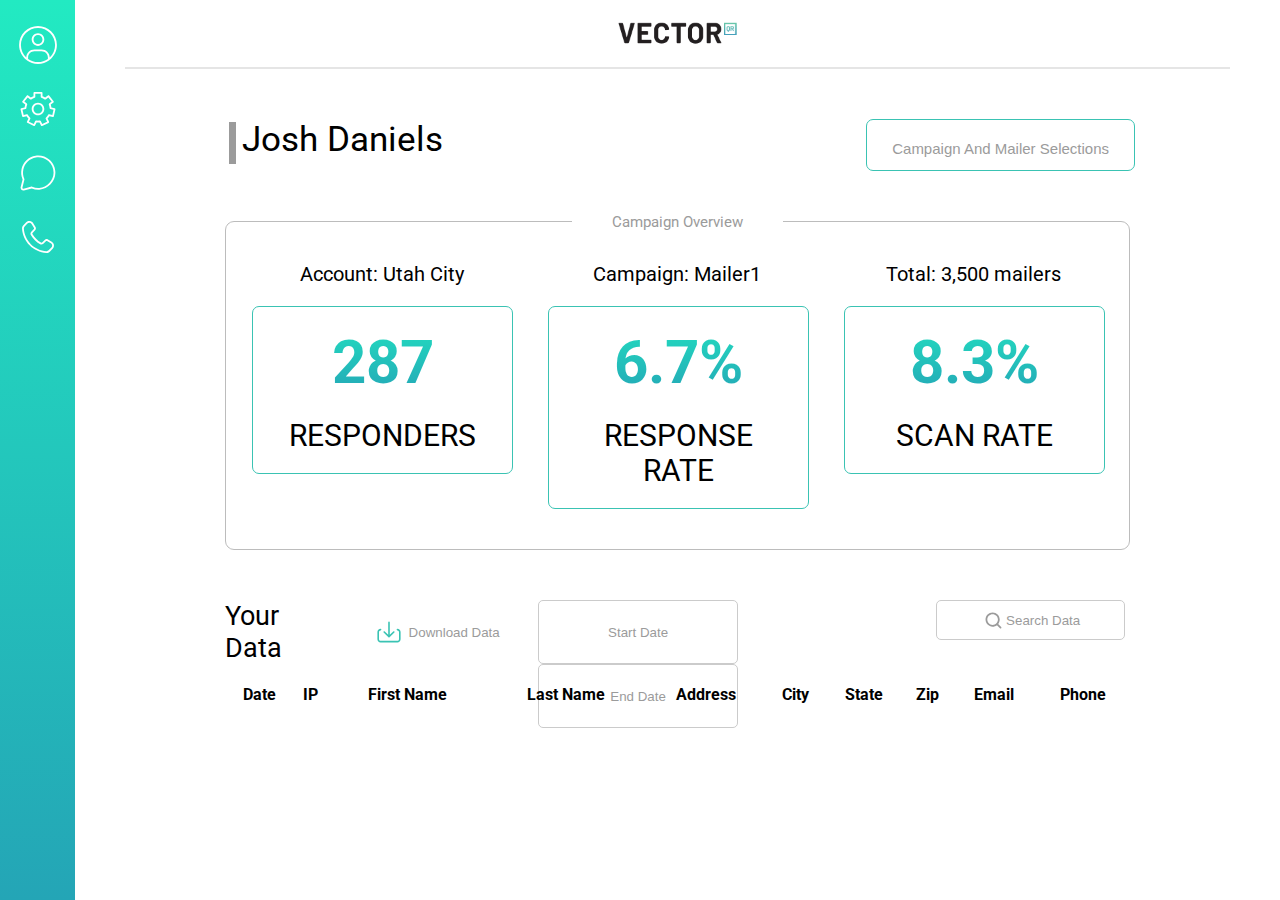
<file: index.html>
<!DOCTYPE html>
<html>
    <head>
        <title>Vector QR</title>
        <link
            href="https://fonts.googleapis.com/css?family=Roboto:400,700&display=swap"
            rel="stylesheet">

        
        
        
        <!-- New Code -->
        
        <!-- also added a browser icon -->
        <link rel="icon" type="image/x-icon" href="src/public/favicon.svg">
        



        <link rel="stylesheet" href="src/styles/style.css">

    </head>
    <body>
        <div class="sidebar">
            <a href="index.html"><img src="src/public/Icons/UserprofileIcon.svg"
                    alt="Image Description" class="sidebar-icon"
                    id="user-profile-icon"></a>
            <a href="pages/user-settings.html"><img src="src/public/Icons/Settings.svg"
                    alt="Image Description" class="sidebar-icon"></a>
            <a href="#"><img src="src/public/Icons/Chat.svg"
                    alt="Image Description" class="sidebar-icon"></a>
            <a href="#"><img src="src/public/Icons/Phone.svg"
                    alt="Image Description" class="sidebar-icon"></a>
        </div>
        <div class="header">
            <img src="src/public/Logo/1x.png"
                alt="Image Description" id="logo-top">

        </div>
        <hr>
        <div class="main-content">
            <div id="user-options">
                <div id="user-name">
                    <div class="vl" id="vl-user-name"></div>
                    <p>Josh Daniels</p>
                </div>





                <!-- New Code -->
                <!-- Commented out the old button -->
                <!-- <p id="campaign-and-mailer-selection">Campaign And Mailer
                    Selections</p> -->
                
                <!-- Added a button -->
                <div id="campaign-and-mailer-container">
                    <button id="campaign-and-mailer-selection">Campaign And Mailer Selections</button>
                    <div id="dropdown-menu" style="display: none;">
                        <a href="#">Mailer 1</a>
                        <a href="#">Mailer 2</a>
                        <a href="#">Mailer 3</a>
                    </div>
                </div>





            </div>
            <div id="campaign-overview">
                <div id="campaign-overview-paragraph-label">
                    <p>Campaign Overview</p>
                </div>

                <div class="overview-item">
                    <p class="overview-item-title">Account: Utah City</p>
                    <div class="overview-item-content">
                        <p class="overview-item-content-value">287</p>
                        <p class="overview-item-content-label">RESPONDERS</p>
                    </div>
                </div>
                <div class="vl vl-campaign-overview"></div>
                <div class="overview-item">
                    <p class="overview-item-title">Campaign: Mailer1</p>
                    <div class="overview-item-content">
                        <p class="overview-item-content-value">6.7%</p>
                        <p class="overview-item-content-label">RESPONSE RATE</p>
                    </div>
                </div>
                <div class="vl vl-campaign-overview"></div>
                <div class="overview-item">
                    <p class="overview-item-title">Total: 3,500 mailers</p>
                    <div class="overview-item-content">
                        <p class="overview-item-content-value">8.3%</p>
                        <p class="overview-item-content-label">SCAN RATE</p>
                    </div>
                </div>
            </div>
            <div class="table-data-view">
                <div class="table-data-header">
                    <div id="table-data-header-1">
                        <p>Your Data</p>
                        <button class="download-button"><img
                                class="download-button-icon"
                                src="src/public/Icons/Download.svg"
                                alt="Image Description">
                            Download
                            Data</button>
                    </div>

                    <div id="table-data-header-2">
                        <button>Start Date</button>
                        <button>End Date</button>
                    </div>

                    <button class="search-bar">
                        <img
                            class="search-button-icon"
                            src="src/public/Icons/Search.svg"
                            alt="Image Description">
                        Search Data</button>
                </div>
                <div class="data-table">
                    <table>
                        <tr>
                            <th>Date</th>
                            <th>IP</th>
                            <th>First Name</th>
                            <th>Last Name</th>
                            <th>Address</th>
                            <th>City</th>
                            <th>State</th>
                            <th>Zip</th>
                            <th>Email</th>
                            <th>Phone</th>
                        </tr>
                    </tr>
                    </table>
                </div>
            </div>
        </div>



        <!-- New Code -->
        <script src="src/scripts/script.js"></script>



    </body>
</html>
</file>
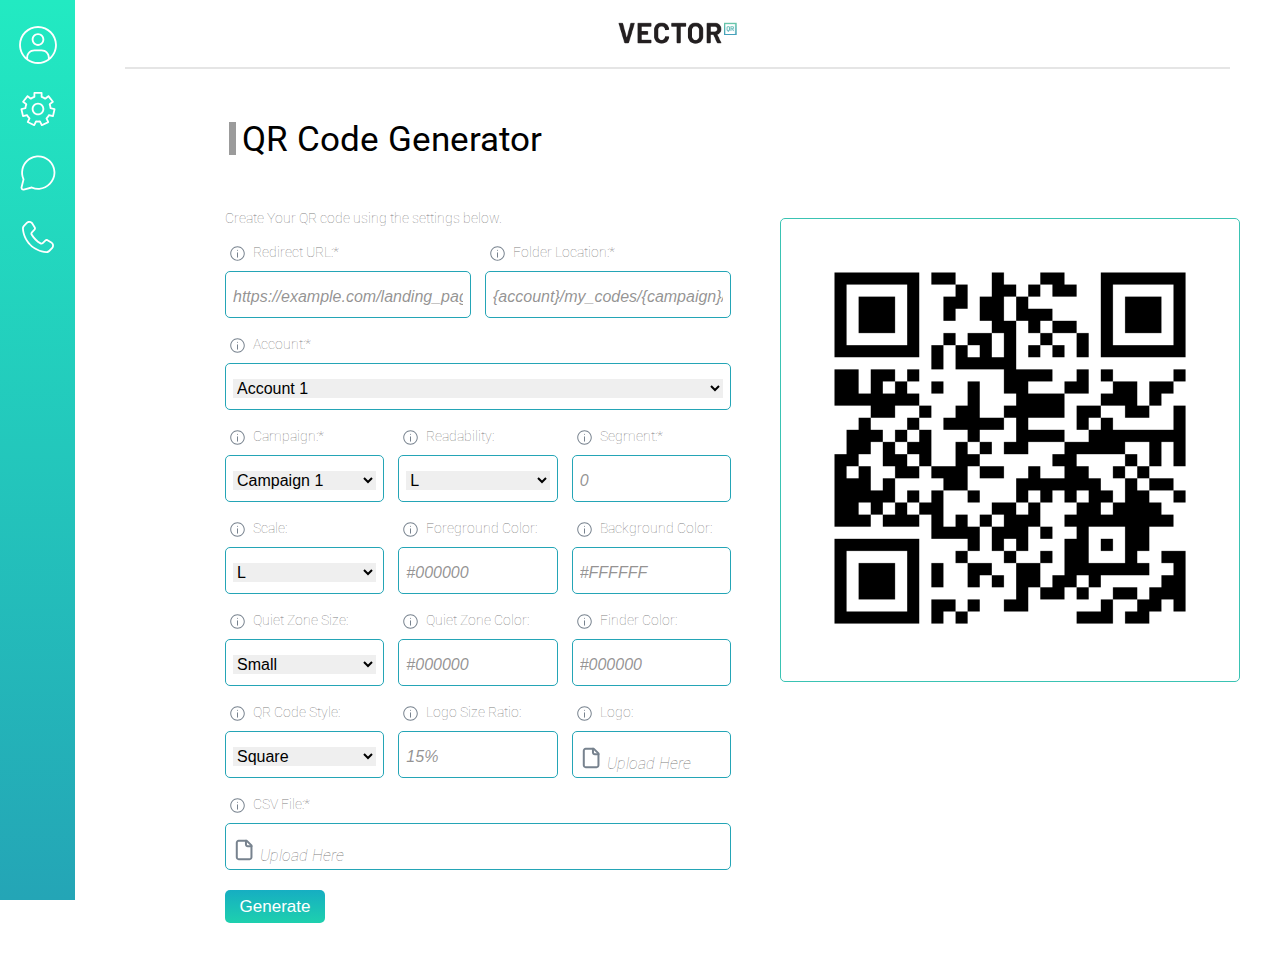
<file: pages/generate-codes.html>
<!DOCTYPE html>
<html lang="en">
  <head>
    <meta charset="UTF-8">
    <title>
      Vector QR | User Settings
    </title>

    <link
      href="https://fonts.googleapis.com/css?family=Roboto:400,700&display=swap"
      rel="stylesheet">
    <link rel="icon"
      type="image/x-icon"
      href="../src/public/favicon.svg">

    <!--
  Include the main stylesheet as well as the user-setting stylesheet
  I was just going to make a main.css file then additional files for unique
  things for each page, but I figure for translating this to php it would
  just be easier to do it this way. Nothing was added to the style.css file,
  only to the user-setting.css
  -->
    <link rel="stylesheet"
      href="../src/styles/style.css">
    <link rel="stylesheet"
      href="../src/styles/generate-codes.css">

  </head>
  <body>

    <!-- Note to Daryl:
  I would recommend making this a component that you can just reference, so we only need to update one spot.
  I know this is easy in PHP, but it was more trouble than it was worth in HTML,CSS,JS.

  You might already be doing that I was just think about it while making this page and thought I would mention it.
  -->
    <div class="sidebar">
      <a href="../index.html">
        <img
          src="../src/public/Icons/UserprofileIcon.svg"
          alt="Image Description"
          class="sidebar-icon"
          id="user-profile-icon">
      </a>
      <a href="user-settings.html">
        <img src="../src/public/Icons/Settings.svg"
          alt="Image Description"
          class="sidebar-icon">
      </a>
      <a href="#">
        <img src="../src/public/Icons/Chat.svg"
          alt="Image Description"
          class="sidebar-icon">
      </a>
      <a href="#">
        <img src="../src/public/Icons/Phone.svg"
          alt="Image Description"
          class="sidebar-icon">
      </a>
    </div>

    <!-- Note to Daryl:
    Same thing as I said with the sidebar, I would recommend making this a component that you can just reference, so we only need to update one spot.
    -->
    <div class="header">
      <img src="../src/public/Logo/1x.png"
        alt="Image Description"
        id="logo-top">
    </div>

    <hr>

    <div class="generate-code-content">

      <div class="settings-content">

        <!-- Not user related but reusing logic from style.css. Ignore the naming convention. -->
        <div id="user-options">
          <div id="user-name">
            <div class="vl" id="vl-user-name"></div>
            <p>QR Code Generator</p>
          </div>
        </div>

        <div id="code-info">
          <p>
            Create Your QR code using the settings below.
          </p>

          <div class="side-by-side-text-fields">

            <div>
              <p class="code-info-note">
                <div class="tool-tip">
                  <img
                    src="../src/public/Icons/InfoIcon.svg"
                    alt="Redirect URL Info"
                    class="code-info-icon">
                  <span class="tool-tip-text">This is the URL that the user will
                    be directed to after they scan.</span>

                </div>
                Redirect URL:*
              </p>

              <div class="text-field">
                <label>
                  <input id="redirectURLInput"
                    class="text-field-item"
                    type="text"
                    placeholder="https://example.com/landing_page/">
                </label>
              </div>
            </div>

            <div>
              <p class="code-info-note">
                <div class="tool-tip">
                  <img
                    src="../src/public/Icons/InfoIcon.svg"
                    alt="Folder Location Info"
                    class="code-info-icon">
                  <span class="tool-tip-text">This is where the codes will be
                    saved after being generated.</span>

                </div>
                Folder Location:*
              </p>

              <div class="text-field">
                <label>
                  <input id="folderLocationInput"
                    class="text-field-item"
                    type="text"
                    placeholder="{account}/my_codes/{campaign}/">
                </label>
              </div>
            </div>
          </div>
          <div class="side-by-side-text-fields">
            <div>
              <p class="code-info-note">
                <div class="tool-tip">
                  <img
                    src="../src/public/Icons/InfoIcon.svg"
                    alt="Account Info"
                    class="code-info-icon">
                  <span class="tool-tip-text">Choose which account you are
                    generating the codes from.</span>

                </div>
                Account:*
              </p>

              <div class="text-field">
                <label>
                  <select id="accountInput" class="text-field-item">
                    <option value="account1">Account 1</option>
                    <option value="account2">Account 2</option>
                    <option value="account3">Account 3</option>
                  </select>
                </label>
              </div>
            </div>
          </div>
          <div class="side-by-side-text-fields">
            <div>
              <p class="code-info-note">
                <div class="tool-tip">
                  <img
                    src="../src/public/Icons/InfoIcon.svg"
                    alt="Campaign Info"
                    class="code-info-icon">
                  <span class="tool-tip-text">Pick the campaign you are
                    generating codes for.</span>

                </div>
                Campaign:*
              </p>

              <div class="text-field">
                <label>
                  <select id="campaignInput" class="text-field-item">
                    <option value="campaign1">Campaign 1</option>
                    <option value="campaign2">Campaign 2</option>
                    <option value="campaign3">Campaign 3</option>
                  </select>
                </label>
              </div>
            </div>

            <div>
              <p class="code-info-note">
                <div class="tool-tip">
                  <img
                    src="../src/public/Icons/InfoIcon.svg"
                    alt="Readability Info"
                    class="code-info-icon">
                  <span class="tool-tip-text">This represents how much of the
                    qrcode can be covered or damaged and still be scanable.
                    <br><br>
                    L: < 7%<br>
                    M: < 15%<br>
                    Q: < 25%<br>
                    H: < 30%<br>
                  </span>

                </div>
                Readability:
              </p>

              <div class="text-field">
                <label>
                  <select id="readabilityInput" class="text-field-item">
                    <option value="L">L</option>
                    <option value="M">M</option>
                    <option value="Q">Q</option>
                    <option value="H">H</option>
                  </select>
                </label>
              </div>
            </div>

            <div>
              <p class="code-info-note">
                <div class="tool-tip">
                  <img
                    src="../src/public/Icons/InfoIcon.svg"
                    alt="Segment Info"
                    class="code-info-icon">
                  <span class="tool-tip-text">Add your own unique identifier
                    here. This can be used to distinguish between different
                    codes in the same campaign.
                  </span>

                </div>
                Segment:*
              </p>

              <div class="text-field">
                <label>
                  <input id="segmentInput"
                    class="text-field-item"
                    type="text"
                    placeholder="0">
                </label>
              </div>
            </div>
          </div>

          <div class="side-by-side-text-fields">
            <div>
              <p class="code-info-note">
                <div class="tool-tip">
                  <img
                    src="../src/public/Icons/InfoIcon.svg"
                    alt="Scale Info"
                    class="code-info-icon">
                  <span class="tool-tip-text">This represents the resolution
                    of
                    the image. This is an estimate. It can change depending on
                    the readability and length of the URL.
                    <br><br>
                    L: 300px - 800px<br>
                    M: 800px - 1400px<br>
                    H: 1400px-2000px<br>
                  </span>

                </div>
                Scale:
              </p>

              <div class="text-field">
                <label>
                  <select id="scaleInput" class="text-field-item">
                    <option value="L">L</option>
                    <option value="M">M</option>
                    <option value="H">H</option>
                  </select>
                </label>
              </div>
            </div>

            <div>
              <p class="code-info-note">
                <div class="tool-tip">
                  <img
                    src="../src/public/Icons/InfoIcon.svg"
                    alt="Foreground Color Info"
                    class="code-info-icon">
                  <span class="tool-tip-text">This is the color of the squares
                    seen on the qrcode. You can use any hexidecimal color
                    code.</span>

                </div>
                Foreground Color:
              </p>

              <div class="text-field">
                <label>
                  <input id="foregroundColorInput"
                    class="text-field-item"
                    type="text"
                    placeholder="#000000">
                </label>
              </div>
            </div>

            <div>
              <p class="code-info-note">
                <div class="tool-tip">
                  <img
                    src="../src/public/Icons/InfoIcon.svg"
                    alt="Background Color Info"
                    class="code-info-icon">
                  <span class="tool-tip-text">This is the background color of
                    the qrcode. It can be any hexidecimal color code or you
                    can
                    use the word <b>transparent</b> to make it clear.</span>

                </div>
                Background Color:
              </p>

              <div class="text-field">
                <label>
                  <input id="backgroundColorInput"
                    class="text-field-item"
                    type="text"
                    placeholder="#FFFFFF">
                </label>
              </div>
            </div>
          </div>

          <div class="side-by-side-text-fields">
            <div>
              <p class="code-info-note">
                <div class="tool-tip">
                  <img
                    src="../src/public/Icons/InfoIcon.svg"
                    alt="Quiet Zone Info"
                    class="code-info-icon">
                  <span class="tool-tip-text">This is the white space around
                    the
                    code.</span>

                </div>
                Quiet Zone Size:
              </p>

              <div class="text-field">
                <label>
                  <select id="quietZoneSizeInput" class="text-field-item">
                    <option value="SMALL">Small</option>
                    <option value="MEDIUM">Medium</option>
                    <option value="LARGE">Large</option>
                  </select>
                </label>
              </div>
            </div>

            <div>
              <p class="code-info-note">
                <div class="tool-tip">
                  <img
                    src="../src/public/Icons/InfoIcon.svg"
                    alt="Quiet Zone Color Info"
                    class="code-info-icon">
                  <span class="tool-tip-text">This is the color of space
                    around
                    the qrcode. You can use any hexidecimal color code.</span>

                </div>
                Quiet Zone Color:
              </p>

              <div class="text-field">
                <label>
                  <input id="quietZoneColorInput"
                    class="text-field-item"
                    type="text"
                    placeholder="#000000">
                </label>
              </div>
            </div>

            <div>
              <p class="code-info-note">
                <div class="tool-tip">
                  <img
                    src="../src/public/Icons/InfoIcon.svg"
                    alt="Finder Color Info"
                    class="code-info-icon">
                  <span class="tool-tip-text">This is the color of the large
                    squares in the corners of the code. You can use any
                    hexidecimal color code.</span>

                </div>
                Finder Color:
              </p>

              <div class="text-field">
                <label>
                  <input id="finderColorInput"
                    class="text-field-item"
                    type="text"
                    placeholder="#000000">
                </label>
              </div>
            </div>
          </div>

          <div class="side-by-side-text-fields">
            <div>
              <p class="code-info-note">
                <div class="tool-tip">
                  <img
                    src="../src/public/Icons/InfoIcon.svg"
                    alt="QR Code Style Info"
                    class="code-info-icon">
                  <span class="tool-tip-text">This represents if you would
                    like
                    the pixels that build the code to be squares or
                    circles.</span>

                </div>
                QR Code Style:
              </p>

              <div class="text-field">
                <label>
                  <select id="qrCodeStyleInput" class="text-field-item">
                    <option value="SQUARE">Square</option>
                    <option value="CIRCLE">Circle</option>
                  </select>
                </label>
              </div>
            </div>

            <div>
              <p class="code-info-note">
                <div class="tool-tip">
                  <img
                    src="../src/public/Icons/InfoIcon.svg"
                    alt="Logo Size Info"
                    class="code-info-icon">
                  <span class="tool-tip-text">This represents what percentage
                    of
                    the code should be taken up by a logo. This cannot be
                    higher
                    than the Readability level</span>

                </div>
                Logo Size Ratio:
              </p>

              <div class="text-field">
                <label>
                  <input id="logoSizeRatioInput"
                    class="text-field-item"
                    type="text"
                    placeholder="15%">
                </label>
              </div>
            </div>

            <div>
              <p class="code-info-note">
                <div class="tool-tip">
                  <img
                    src="../src/public/Icons/InfoIcon.svg"
                    alt="Logo Info"
                    class="code-info-icon">
                  <span class="tool-tip-text">You can upload a logo to be
                    placed
                    in the qrcode. The file must be a PNG or JPG/JPEG.</span>

                </div>
                Logo:
              </p>

              <div class="text-field">
                <label>
                  <input id="logoFileInput"
                    class="text-field-item"
                    type="file"
                    accept=".png, .jpg, .jpeg"
                    style="display: none;"
                    onchange="document.getElementById('logoFile').innerText = this.files[0].name;">

                  <img
                    src="../src/public/Icons/File.svg"
                    alt="Upload Image"
                    style="cursor: pointer;">
                  <span id="logoFile">Upload Here</span>
                </label>
              </div>
            </div>
          </div>

          <div class="side-by-side-text-fields">
            <div>
              <p class="code-info-note">
                <div class="tool-tip">
                  <img
                    src="../src/public/Icons/InfoIcon.svg"
                    alt="Foreground Color Info"
                    class="code-info-icon">
                  <span class="tool-tip-text">This is where you upload the
                    list
                    of unique identifiers for each code.
                    <br><br>
                    <b>The file must contain a column titled 'UniqueID'.</b>
                  </span>

                </div>
                CSV File:*
              </p>

              <div class="text-field">
                <label>
                  <input id="csvFileInput"
                    class="text-field-item"
                    type="file"
                    accept=".csv"
                    style="display: none;"
                    onchange="document.getElementById('csvFile').innerText = this.files[0].name;">
                  <img
                    src="../src/public/Icons/File.svg"
                    alt="Upload Image"
                    style="cursor: pointer;">
                  <span id="csvFile">Upload Here</span>
                </label>
              </div>
            </div>
          </div>

          <button
            id="generate-codes">
            Generate
          </button>

        </div>
        <div class="sample-code">

          <img
            src="../src/public/Images/vectorQR.png"
            alt="Image Description"
            id="qr-code-image">
        </div>
      </div>

    </body>
  </html>
</file>
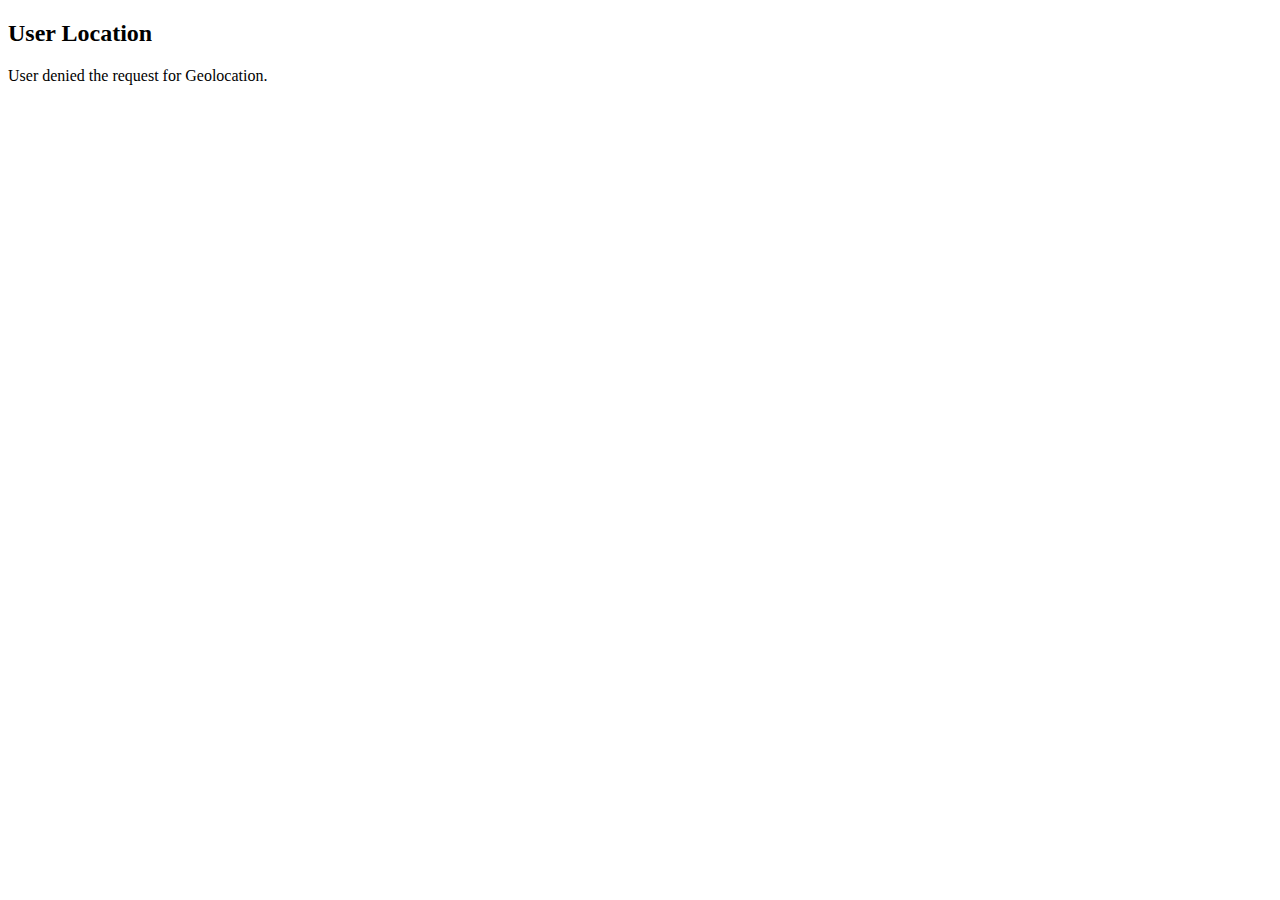
<file: pages/get-location.html>
<!DOCTYPE html>
<html lang="en">
    <head>
        <meta charset="UTF-8">
        <meta name="viewport" content="width=device-width, initial-scale=1.0">
        <title>Location Request Example</title>

        <script>
        function getLocation() {
            if (navigator.geolocation) {
                navigator.geolocation.getCurrentPosition(showPosition, showError);
            } else { 
                document.getElementById("location").innerHTML = "Geolocation is not supported by this browser.";
            }
        }

        function showPosition(position) {
            document.getElementById("location").innerHTML = "Latitude: " + position.coords.latitude + 
            "<br>Longitude: " + position.coords.longitude;
        }

        function showError(error) {
            switch(error.code) {
                case error.PERMISSION_DENIED:
                    document.getElementById("location").innerHTML = "User denied the request for Geolocation."
                    break;
                case error.POSITION_UNAVAILABLE:
                    document.getElementById("location").innerHTML = "Location information is unavailable."
                    break;
                case error.TIMEOUT:
                    document.getElementById("location").innerHTML = "The request to get user location timed out."
                    break;
                case error.UNKNOWN_ERROR:
                    document.getElementById("location").innerHTML = "An unknown error occurred."
                    break;
            }
        }
    </script>

    </head>
    <body onload="getLocation();">
        <h2>User Location</h2>
        <p id="location">Requesting location...</p>
    </body>
</html>
</file>
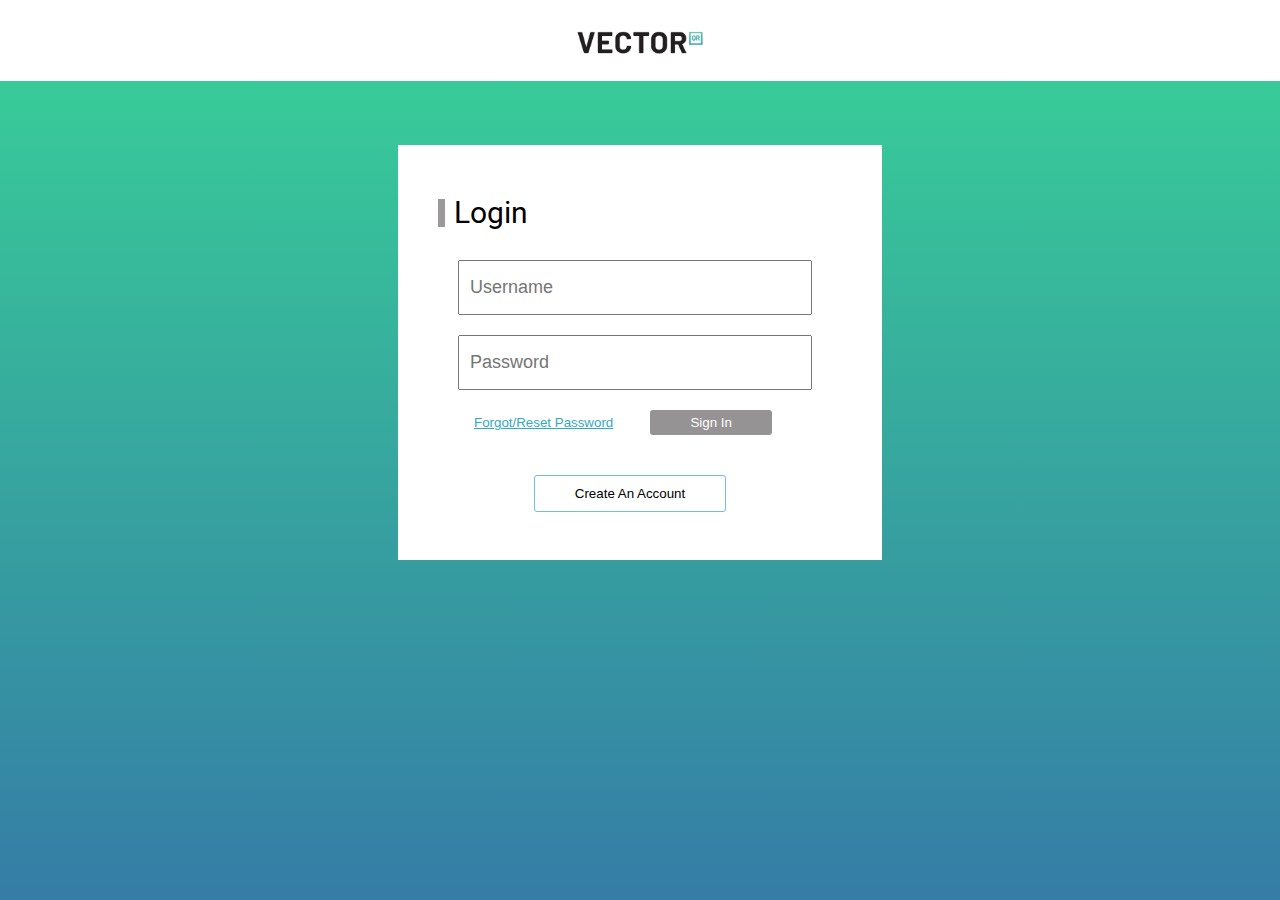
<file: pages/login.html>
<!DOCTYPE html>
<html lang="en">
<head>
  <meta charset="UTF-8">
  <title>
    Vector QR | Login
  </title>

  <link href="https://fonts.googleapis.com/css?family=Roboto:400,700&display=swap"
        rel="stylesheet">
  <link rel="icon"
        type="image/x-icon"
        href="../src/public/favicon.svg">

  <!--
  Due to the different page layout here, do not include the style.css file. Only login.css
  -->
  <link rel="stylesheet"
        href="../src/styles/login.css">

</head>
<body>

<div class="header">
  <img src="../src/public/Logo/1x.png"
       alt="Image Description"
       id="logo-top"
  >
</div>


<div class="main-content">

  <div id="login-container">
    <div class="login-title-container">
      <div class="vl" id="vl-user-name"></div>
      <p id="login-title">
        Login
      </p>
    </div>

    <div class="text-field">
      <label>
        <input id="username-input"
               class="text-field-item"
               type="text"
               placeholder="Username">
      </label>
    </div>

    <div class="text-field">
      <label>
        <input id="password-input"
               class="text-field-item"
               type="password"
               placeholder="Password">
      </label>
    </div>

    <div id="button-container">

      <button id="forgot-password-button"
              class="button"
              type="button">
        <u>Forgot/Reset Password</u>
      </button>

      <button id="sign-in-button"
              class="button"
              type="button">
        Sign In
      </button>

    </div>

    <div id="create-button-container">

      <button id="create-button"
              class="button"
              type="button">
        Create An Account
      </button>

    </div>


  </div>

</div>

</body>
</html>
</file>
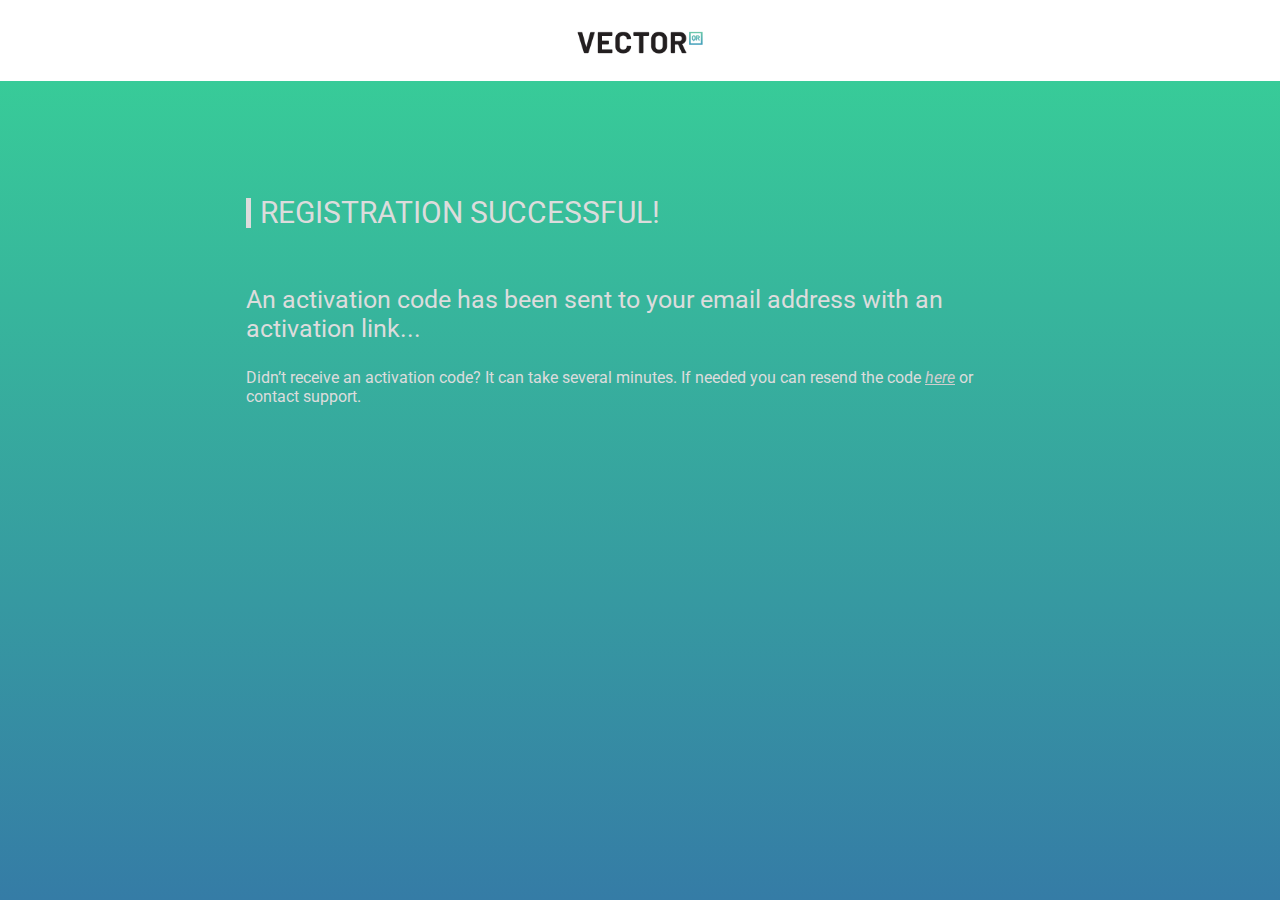
<file: pages/registration-successful.html>
<!DOCTYPE html>
<html lang="en" xmlns="http://www.w3.org/1999/html">
<head>
  <meta charset="UTF-8">
  <title>
    Vector QR | Registration Successful
  </title>

  <link href="https://fonts.googleapis.com/css?family=Roboto:400,700&display=swap"
        rel="stylesheet">
  <link rel="icon"
        type="image/x-icon"
        href="../src/public/favicon.svg">

  <!--
  Due to the different page layout here, do not include the style.css file. Only content.css
  -->
  <link rel="stylesheet"
        href="../src/styles/registration-successful.css">

</head>
<body>

<div class="header">
  <img src="../src/public/Logo/1x.png"
       alt="Image Description"
       id="logo-top"
  >
</div>


<div class="main-content">

  <div id="content-container">

    <div class="content-title-container">
      <div class="vl" id="vl-user-name"></div>
      <p id="content-title">
        REGISTRATION SUCCESSFUL!
      </p>
    </div>

    <p id="content-subtitle">
      An activation code has been sent to your email address with an activation link...
    </p>

    <p id="content-sub-subtitle">
      Didn’t receive an activation code? It can take several minutes. If needed you can resend the code <i><a style="color: #cecece;" href="link-here">here</a></i> or contact support.
    </p>

  </div>

</div>

</body>
</html>
</file>
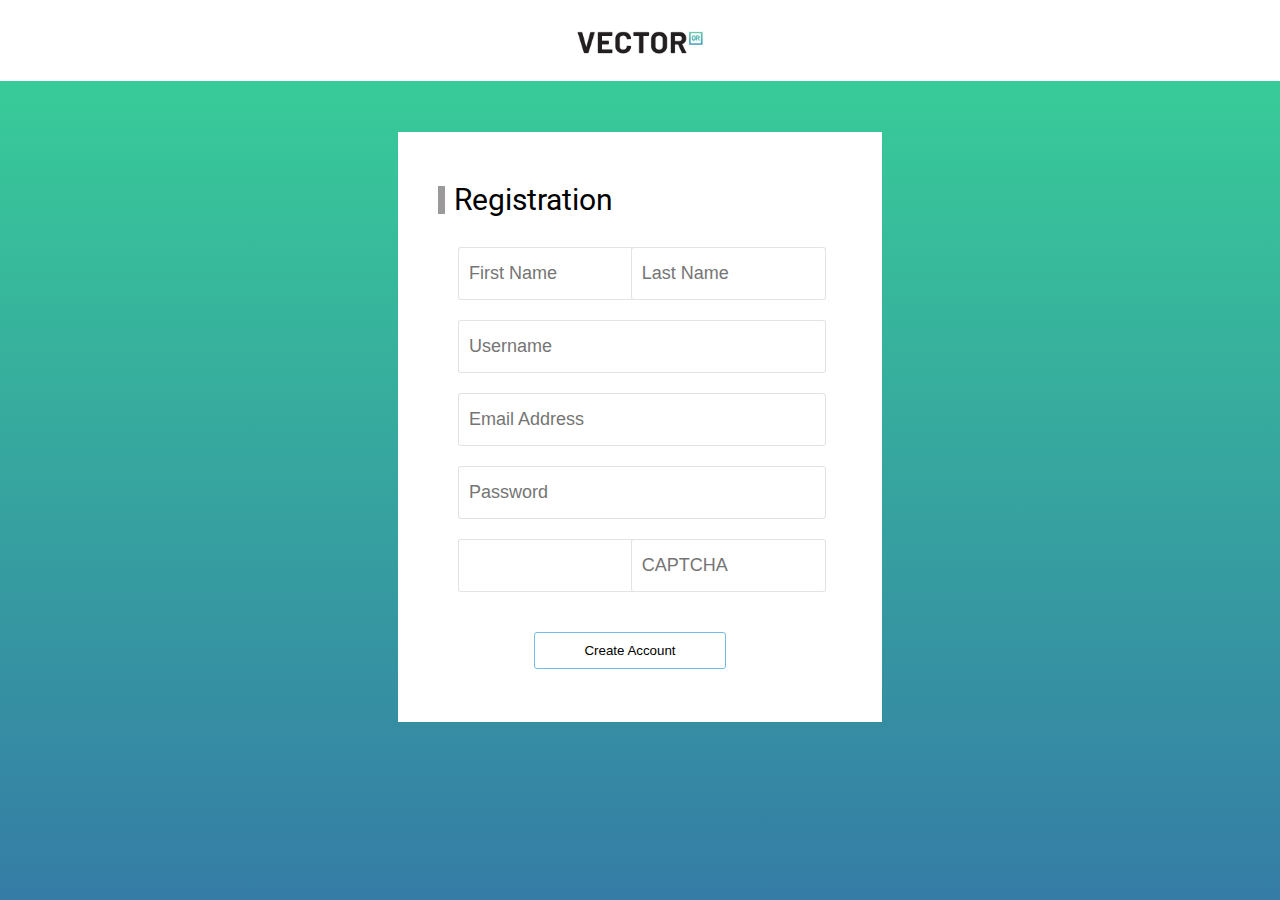
<file: pages/registration.html>
<!DOCTYPE html>
<html lang="en">
<head>
    <meta charset="UTF-8">
    <title>
        Vector QR | Registration
    </title>

    <link href="https://fonts.googleapis.com/css?family=Roboto:400,700&display=swap"
          rel="stylesheet">
    <link rel="icon"
          type="image/x-icon"
          href="../src/public/favicon.svg">

    <!--
    Due to the different page layout here, do not include the style.css file. Only registration.css
    -->
    <link rel="stylesheet"
          href="../src/styles/registration.css">

</head>
<body>

<div class="header">
    <img src="../src/public/Logo/1x.png"
         alt="Image Description"
         id="logo-top"
    >
</div>


<div class="main-content">

    <div id="registration-container">
        <div class="registration-title-container">
            <div class="vl" id="vl-user-name"></div>
            <p id="registration-title">
                Registration
            </p>
        </div>

        <div id="name-buttons">
            <div class="text-field">
                <label>
                    <input id="firstname-input"
                           class="text-field-item"
                           type="text"
                           placeholder="First Name">
                </label>
            </div>

            <div class="text-field">
                <label>
                    <input id="lastname-input"
                           class="text-field-item"
                           type="text"
                           placeholder="Last Name">
                </label>
            </div>

        </div>

        <div class="text-field">
            <label>
                <input id="username-input"
                       class="text-field-item"
                       type="text"
                       placeholder="Username">
            </label>
        </div>

        <div class="text-field">
            <label>
                <input id="email-input"
                       class="text-field-item"
                       type="text"
                       placeholder="Email Address">
            </label>
        </div>

        <div class="text-field">
            <label>
                <input id="password-input"
                       class="text-field-item"
                       type="password"
                       placeholder="Password">
            </label>
        </div>

        <div id="captcha-buttons">
            <div class="text-field">
                <label>
                    <input id="captcha"
                           class="text-field-item"
                           type="text"
                           placeholder="">
                </label>
            </div>

            <div class="text-field">
                <label>
                    <input id="captcha-input"
                           class="text-field-item"
                           type="text"
                           placeholder="CAPTCHA">
                </label>
            </div>

        </div>

        <div id="create-button-container">

            <button id="create-button"
                    class="button"
                    type="button">
                Create Account
            </button>

        </div>




    </div>

</div>

</body>
</html>
</file>
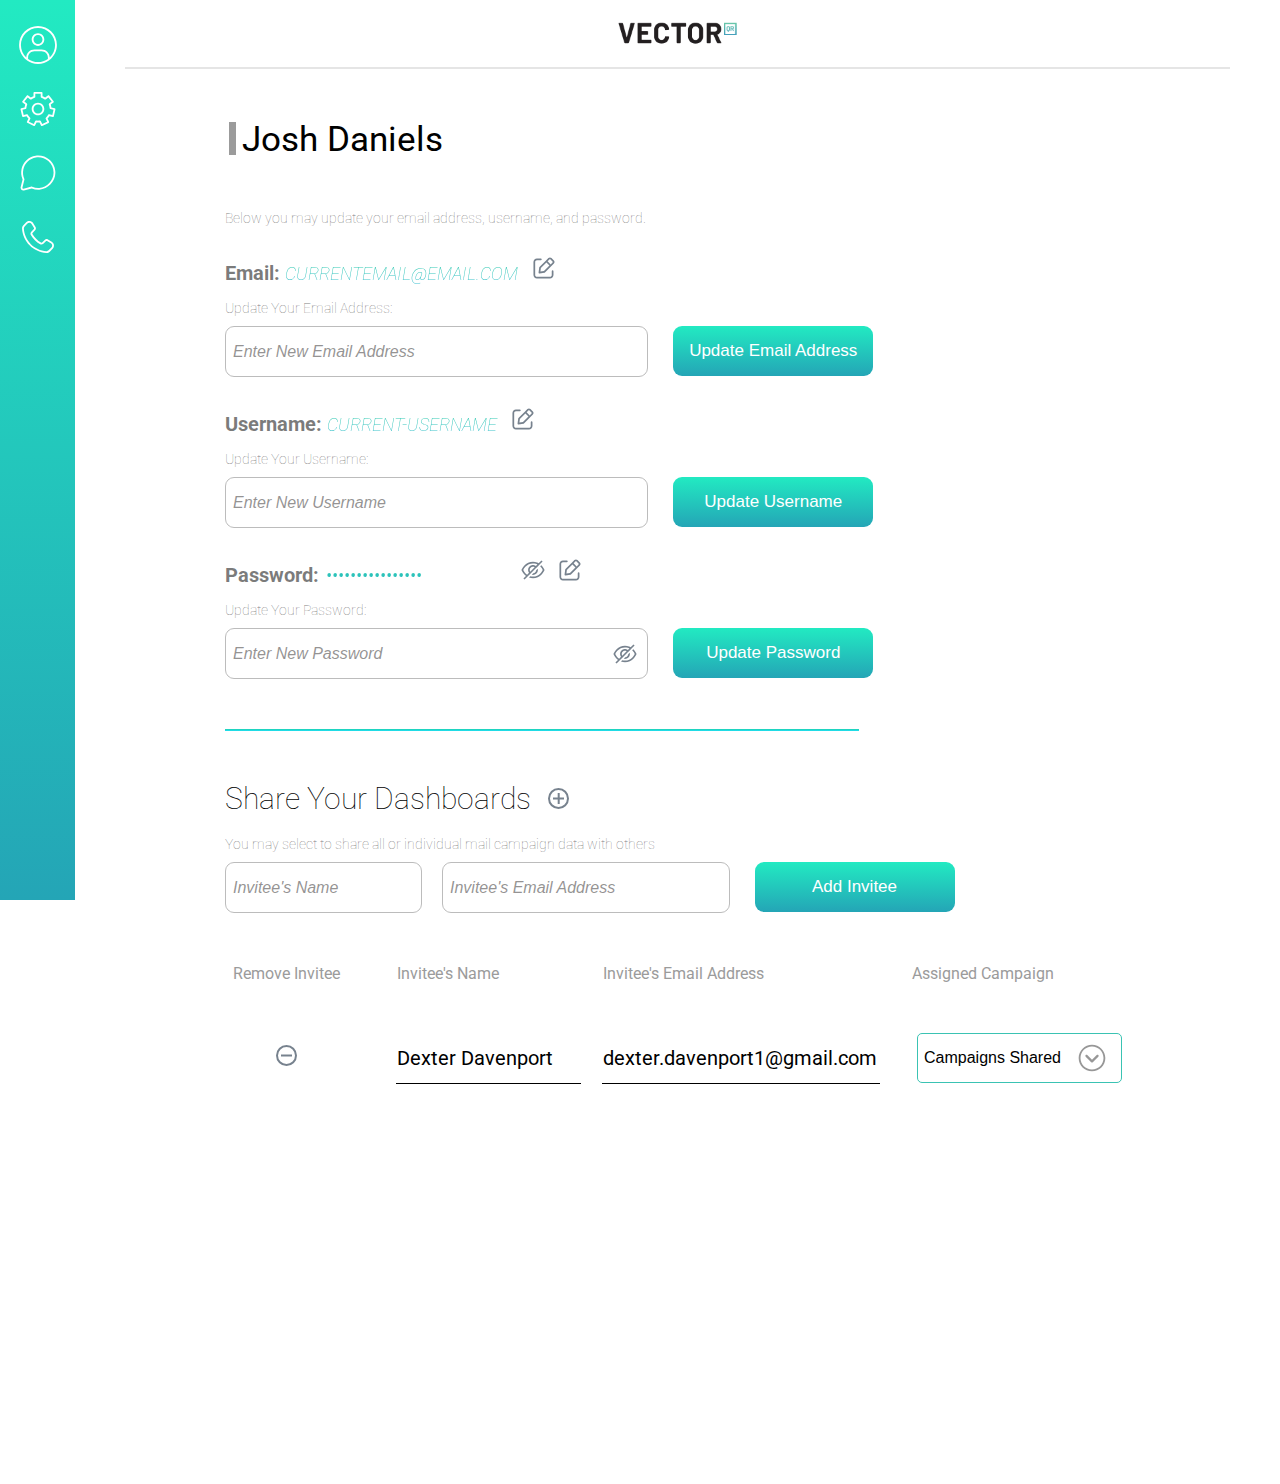
<file: pages/user-settings.html>
<!DOCTYPE html>
<html lang="en">
<head>
  <meta charset="UTF-8">
  <title>
    Vector QR | User Settings
  </title>

  <link href="https://fonts.googleapis.com/css?family=Roboto:400,700&display=swap"
        rel="stylesheet">
  <link rel="icon"
        type="image/x-icon"
        href="../src/public/favicon.svg">

  <!--
  Include the main stylesheet as well as the user-setting stylesheet
  I was just going to make a main.css file then additional files for unique
  things for each page, but I figure for translating this to php it would
  just be easier to do it this way. Nothing was added to the style.css file,
  only to the user-setting.css
  -->
  <link rel="stylesheet"
        href="../src/styles/style.css">
  <link rel="stylesheet"
        href="../src/styles/user-setting.css">

  </head>
  <body>

  <!-- Note to Daryl:
  I would recommend making this a component that you can just reference, so we only need to update one spot.
  I know this is easy in PHP, but it was more trouble than it was worth in HTML,CSS,JS.

  You might already be doing that I was just think about it while making this page and thought I would mention it.
  -->
  <div class="sidebar">
    <a href="../index.html">
      <img
              src="../src/public/Icons/UserprofileIcon.svg"
              alt="Image Description"
              class="sidebar-icon"
              id="user-profile-icon"
      >
    </a>
    <a href="user-settings.html">
      <img src="../src/public/Icons/Settings.svg"
           alt="Image Description"
           class="sidebar-icon"
      >
    </a>
    <a href="#">
      <img src="../src/public/Icons/Chat.svg"
           alt="Image Description"
           class="sidebar-icon"
      >
    </a>
    <a href="#">
      <img src="../src/public/Icons/Phone.svg"
           alt="Image Description"
           class="sidebar-icon"
      >
    </a>
  </div>

    <!-- Note to Daryl:
    Same thing as I said with the sidebar, I would recommend making this a component that you can just reference, so we only need to update one spot.
    -->
  <div class="header">
    <img src="../src/public/Logo/1x.png"
         alt="Image Description"
         id="logo-top"
    >
  </div>

  <hr>

  <div class="main-content">

    <!--  Users name at top of page  -->
    <div id="user-options">
      <div id="user-name">
        <div class="vl" id="vl-user-name"></div>
        <p>Josh Daniels</p>
      </div>
    </div>

    <!--  Users email, username, and password sections will be found in this div  -->
    <div id="user-info">
      <p>
        Below you may update your email address, username, and password.
      </p>

      <!--   Email section   -->
      <p class="user-info-item">
        <span class="user-info-title">
          Email:
        </span>
        <span class="user-current-info">
          CURRENTEMAIL@EMAIL.COM
        </span>
        <span class="user-info-icon" >
          <img src="../src/public/Icons/Update.svg"
               alt="Update Email"
               class="update-icon"
               onclick="enableEditing('emailInput')">
        </span>
      </p>

      <p class="user-info-note">
        Update Your Email Address:
      </p>

      <div class="user-info-update-section">
        <div class="text-field">
          <label>
            <input id="emailInput"
                   class="text-field-item"
                   type="text"
                   placeholder="Enter New Email Address"
                   disabled onblur="disableField('emailInput')">
          </label>
        </div>
        <div class="submit-button">
          <button class="submit-button-item">
            Update Email Address
          </button>
        </div>
      </div>

      <!--   Username section   -->
      <p class="user-info-item">
        <span class="user-info-title">
          Username:
        </span>
        <span class="user-current-info">
          CURRENT-USERNAME
        </span>
        <span class="user-info-icon" >
          <img src="../src/public/Icons/Update.svg"
               alt="Update Username"
               class="update-icon"
               onclick="enableEditing('usernameInput')">
        </span>
      </p>

      <p class="user-info-note">Update Your Username:</p>

      <div class="user-info-update-section">
        <div class="text-field">
          <label>
            <input id="usernameInput"
                   class="text-field-item"
                   type="text"
                   placeholder="Enter New Username"
                   disabled onblur="disableField('usernameInput')">
          </label>
        </div>
        <div class="submit-button">
          <button class="submit-button-item">
            Update Username
          </button>
        </div>
      </div>

      <!--   Password section   -->
      <p class="user-info-item">
        <span class="user-info-title">
          Password:
        </span>
        <label for="currentPassword">
          <input type="password"
                 id="currentPassword"
                 class="user-current-info"
                 value="CURRENT-PASSWORD"
                 readonly>
        </label>
        <span class="user-info-icon"
              onclick="toggleCurrentPassword()">
          <img src="../src/public/Icons/DontShow.svg"
               alt="Show/Hide Password">
        </span>
        <span class="user-info-icon" >
          <img src="../src/public/Icons/Update.svg"
               alt="Update Username"
               class="update-icon"
               onclick="enableEditing('passwordInput')">
        </span>
      </p>

      <p class="user-info-note">
        Update Your Password:
      </p>
      <div class="user-info-update-section">
        <div class="text-field">
          <label>
            <input id="passwordInput"
                   class="text-field-item"
                   type="password"
                   placeholder="Enter New Password"
                   disabled onblur="disableField('passwordInput')">
            <span class="toggle-password"
                  onclick="togglePasswordInputVisibility()">
              <img src="../src/public/Icons/DontShow.svg"
                   alt="Image Description"
                   class="dont-show-icon">
            </span>
          </label>
        </div>
        <div class="submit-button">
          <button class="submit-button-item">
            Update Password
          </button>
        </div>
      </div>
    </div>

    <!--  Separate the user info section from the invitation section with colorful line  -->
    <hr id="user-info-to-invitation">

    <!--  Invite other users to dashboard section  -->
    <div id="share-dashboard">
      <p class="section-title">
        Share Your Dashboards
        <span class="user-info-icon">
          <img src="../src/public/Icons/Add.svg"
               alt="Image Description"
               class="add-icon">
        </span>
      </p>
      <p>
        You may select to share all or individual mail campaign data with others
      </p>
      <div class="user-info-update-section">
        <div class="text-field"
             id="invitee-name">
          <label>
            <input class="text-field-item"
                   type="text"
                   placeholder="Invitee's Name">
          </label>
        </div>
        <div class="text-field"
             id="invitee-email">
          <label>
            <input class="text-field-item"
                   type="text"
                   placeholder="Invitee's Email Address">
          </label>
        </div>
        <div class="submit-button">
          <button class="submit-button-item">
            Add Invitee
          </button>
        </div>
      </div>
    </div>

    <!--  This is the table holding all the current invitees and which campaigns they were given access to  -->
    <div id="current-invitee">
      <table id="current-invitee-table">
        <tr>
          <th>
            Remove Invitee
          </th>
          <th>
            Invitee's Name
          </th>
          <th>
            Invitee's Email Address
          </th>
          <th>
            Assigned Campaign
          </th>
        </tr>

        <tr>
          <!-- Logic needed here for deleting invitee -->
          <td class="remove-column">
            <img src="../src/public/Icons/Remove.svg"
                 alt="Image Description"
                 class="remove-icon">
          </td>
          <td>
            Dexter Davenport
          </td>
          <td>
            dexter.davenport1@gmail.com
          </td>
          <td>
            <!-- Note to Daryl:
            Here is another dropdown menu. I know you had issues with the last one I made so let me know if you need anything to be changed on this one.

            I also was not able to follow BJ's design exactly (just difficult, and I was running out of time) but I think this is still good. I dont know
            if you were going to use this or create your own anyway sense this would be referring to users and would require a good amount of logic to populate.
            If you want me to try to match it more with BJ's design at any point.
            -->
            <button class="campaign-dropdown">
              Campaigns Shared
              <img src="../src/public/Icons/DropdownArrow.svg"
                   alt="Dropdown Icon"
                   class="dropdown-icon">
            </button>
            <div id="campaign-drop-down" class="dropdown-content">
              <div class="dropdown-item">
                <input type="checkbox" id="campaign1" name="campaign1">
                <label for="campaign1">Mailer 1</label>
              </div>
              <div class="dropdown-item">
                <input type="checkbox" id="campaign2" name="campaign2">
                <label for="campaign2">Mailer 2</label>
              </div>
              <div class="dropdown-item">
                <input type="checkbox" id="campaign3" name="campaign3">
                <label for="campaign3">Mailer 3</label>
              </div>
              <div class="dropdown-item">
                <input type="checkbox" id="campaign4" name="campaign4">
                <label for="campaign4">Mailer 4</label>
              </div>
            </div>
          </td>
        </tr>
      </table>
    </div>





    </div>


    <!-- The script file contains all of the logic used for the dropdown menu, the password, and all the other user fields that are disabled by default -->
    <script src="../src/scripts/user-settings.js"></script>

  </body>
  </html>
</file>
<file: src/styles/style.css>
body {
    font-family: 'Roboto', sans-serif;
    margin: 0;
    padding: 0;
}

/* Sidebar */
.sidebar {
    position: fixed; 
    width: 75px;
    height: 100vh; 
    background: linear-gradient(rgb(34, 234, 194), rgb(36, 165, 182));
    top: 0;
    left: 0;
    text-align: center;
}

.sidebar-icon {
    width: 80%;
}

.sidebar-icon:hover {
    cursor: pointer;
}

#user-profile-icon {
    margin-top: 15px;
}

/* header */
.header {
    margin-left: 75px;
    display: flex;    
    justify-content: center; 
    align-items: center;  
}

/* Main content */
.main-content {
    margin-left: 225px;
    margin-right: 150px; 
}


/* images / logos */
#logo-top {
    margin: 20px;
    width: 10%;
    min-width: 100px;
}

.download-button-icon {
    width: 40px;
    height: 40px;
}

.search-button-icon {
    height: 25px;
}

/* user */
#user-options {
    display: flex;
    justify-content: space-between;
}

#user-name {
    display: flex;
    padding-left: 4px;
    font-size: 35px;
}

#campaign-and-mailer-selection {
    font-size: 15px;
    width: 100%; /* New Code */
    max-height: 10px;
    border: 1px solid #3ac3b3;
    border-radius: 7px;
    padding: 20px;
    padding-bottom: 30px;
}

/* Campaign Overview */
#campaign-overview {
    position:relative;
    display: flex;
    justify-content: space-around;
    margin-top: 50px;
    padding:20px;
    border: 1px solid #bcbcbc;
    border-radius: 9px;
}

#campaign-overview-paragraph-label {
    position:absolute;
    text-align: center;
    top:0;
    transform:translate(0,-50%);
    color: #9b9b9b;
    background-color:white;
    padding:20px;
    padding-left: 40px;
    padding-right: 40px;
    font-size: 15px;
}

.overview-item {
    width: 30%;
}

.overview-item-title {
    text-align: center;
    font-size: 20px;
    padding: 20px;
}

.overview-item-content {
    text-align: center;
    border: 1px solid #3ac3b3;
    border-radius: 7px;
    width: 100%;
    margin-bottom:20px;
}

.overview-item-content-value {
    font-size: 60px;
    font-weight: bold;
    background: -webkit-linear-gradient(rgb(34, 234, 194), rgb(36, 165, 182));
    -webkit-background-clip: text;
    background-clip: text;
    -webkit-text-fill-color: transparent;
    display: inline-block; 
    padding-top: 20px;
}

.overview-item-content-label {
    font-size: 30px;
    padding: 20px;
}

/* Table Data Section */
.table-data-header {
    display: flex;
    justify-content: space-between;
    margin-top: 50px;
    margin-bottom: 20px;
}

#table-data-header-1 {
    display: flex;
    font-size: 27px;
}

#table-data-header-2 {
    text-align: left;
}

#table-data-header-3 {
    text-align: right;
}

/* other */
p {
    margin: 0;
    padding: 0;
}

hr {
    height: 2px;
    background-color: #e5e5e5; 
    border: none; 
    margin: 0 50px 50px 125px; 
}

button {
    border: 1px solid #cbcbcb;
    border-radius: 5px;
    margin: 0 5px 0 5px;
    width: 200px;
    height: 100%;
    color: #9b9b9b;
    background-color: transparent;
}

button:hover {
    cursor: pointer;
}

.download-button {
    border: none;
    height: 100%;
    background-color: transparent;
    display: flex; 
    align-items: center;
    justify-content: center; 
}

.search-bar {
    border: 1px solid #cbcbcb;
    border-radius: 5px;
    height: 40px;
    background-color: transparent;
    display: flex; 
    color: #9b9b9b;
    align-items: center;
    justify-content: center; 
}

.vl {
    border-left: 2px solid #000000;
    height: 50%;
    margin-right: 10px;
}

#vl-user-name {
    border-left: 7px solid #9b9b9b;
    margin-top: 3px;
    height: 80%;
    margin-right: 6px;
}

.vl-campaign-overview {
    border-left: 2px solid #3ac3b3;
    margin-top: 90px;
    margin-bottom: 30px;
}

table {
    border-collapse: collapse;
    width: 100%;
}





/* New Code */

/* Dropdown menu */
#dropdown-menu {
    position: absolute;
    background-color: #f9f9f9;
    min-width: 160px;
    box-shadow: 0 8px 16px 0 #9b9b9b;
    padding: 12px 16px;
    z-index: 1;
}

#dropdown-menu a {
    padding: 12px 16px;
    border-radius: 15px;
    text-decoration: none;
    display: block;
    color:#3f3f3f;
}

#dropdown-menu a:hover {background-color: #f1f1f1}
</file>
<file: src/styles/generate-codes.css>
/* Settings content */
.settings-content {
    margin-left: 225px;
    margin-right: 150px; 
    width: calc(100% - 300px);
}

/* Common */
.section-title {
    font-size: 30px;
    margin-bottom: 20px;
    color: black;
}

/* Icons */
.remove-icon {
    cursor: pointer;
}

.dropdown-icon {
    height: 100%;
}

.code-info-icon {
    height: 25px; /* Adjust if needed */
    cursor: pointer;
    /* Add vertical-align if not perfectly aligned */
    vertical-align: middle;
}

/* Buttons */
.submit-button {
    padding-top: 10px;
    height: 50px;
    padding-left: 20px;
}

.submit-button-item {
    border: none;
    border-radius: 9px;
    font-size: 17px;
    background: -webkit-linear-gradient(rgb(34, 234, 194), rgb(36, 165, 182));
    color: white;
}

/* Text Fields */
.side-by-side-text-fields {
    display: flex;
    flex-wrap: nowrap; /* Ensure they are in a single line */
    gap: 30px; 
    align-items: center;
    width: 50%; /* Set to take up 50% of the .settings-content width */
}

/* Make each text field div take equal space */
.side-by-side-text-fields > div {
    flex: 1; /* This makes each child div take equal amount of space */
}

.text-field {
    width: 100%;
    height: 15px;
    margin-top: 5px;
    position:relative;
    padding:15px 7px 15px 7px;
    border: 1px solid rgb(36, 165, 182);
    border-radius: 5px;
    color: rgba(63, 63, 63, 0.69);
    font-size: 16px;
    font-weight: lighter;
    font-style: italic;
}

.text-field-item  {
    margin: 0;
    padding: 0;
    border: none;
    font-size: 16px;
    width: 100%;
}

.text-field-item:disabled {
    background-color: transparent;
}

.text-field-item::placeholder {
    color: rgba(101, 99, 99, 0.69);
    font-size: 16px;
    font-weight: lighter;
    font-style: italic;
}

.text-field-item:focus {
    outline: none;
}

/* User Information */
#code-info {
    position:relative;
    justify-content: left;
    margin-top: 50px;
    color: rgba(63, 63, 63, 0.69);
    font-size: 14px;
    font-weight: lighter;
    width:100%;
    
}

.user-info-title {
    font-size: 20px;
    font-weight: bold;
    margin-bottom: 20px;
}

.user-info-item {
    padding-top: 30px;
}

.user-current-info {
    font-family: 'Roboto', sans-serif;
    /* use the following three lines when wanting to make text use a gradient */
    background: linear-gradient(rgb(32, 199, 166), rgb(57, 190, 208));
    -webkit-background-clip: text;
    color: transparent;

    background-clip: text;
    font-size: 18px;
    font-style: italic;
}

.code-info-note {
    display: flex;
    align-items: center; /* This ensures vertical center alignment */
    gap: 5px; /* Adjusts the space between the icon and the text */
    padding-top: 15px; /* Adjust if needed */
}

.user-info-update-section,
#invite-user-section {
    height: 10%;
    display: flex;
    justify-content: left;
}

#user-info-to-invitation {
    height:2px;
    background: linear-gradient(rgb(30, 208, 174), rgb(33, 223, 248));
    width: 70%;
    margin: 50px 0 50px 0;
}


#generate-codes {
    font-size: 17px;
    margin-top: 20px;
    margin-bottom: 50px;
    margin-left: 0px;
    height: 33px;
    width: 100px;
    border-radius: 5px;
    border: none;
    color: white;
    background: linear-gradient(rgb(22, 174, 194), rgb(30, 208, 174));
}



.sample-code {
    position: fixed; 
    right: 40px; 
    top: 50%; 
    transform: translateY(-50%); 
    z-index: 2; 
    padding: 5px; 
    border: 1px solid #3ac3b3;
    border-radius: 5px;
    width: 35%;
    aspect-ratio: 1 / 1;
    max-width: 600px;
}

#qr-code-image {
    width: 100%;
}





/* Tooltip container */
.tool-tip {
    position: relative;
    display: inline-block;
  }
  
  /* Tooltip text */
  .tool-tip .tool-tip-text {
    visibility: hidden;
    width: 120px;
    background-color: rgba(233, 233, 233, 0.842);
    color: #000000;
    text-align: center;
    border-radius: 6px;
    padding: 10px;
    /* Position the tooltip text */
    position: absolute;
    z-index: 1;
    bottom: 100%;
    left: 50%;
    margin-left: -60px;
  }
  
  /* Show the tooltip text when you mouse over the tooltip container */
  .tool-tip:hover .tool-tip-text {
    visibility: visible;
  }
</file>
<file: src/styles/login.css>
body {
    font-family: 'Roboto', sans-serif;
    margin: 0;
    padding: 0;
    background: linear-gradient(rgb(56, 211, 151), rgb(53, 124, 166));
}

/* header */
.header {
    background-color: white;
    display: flex;
    justify-content: center;
    align-items: center;
    height: 9vh;
}


#logo-top {
    margin-top: 5px;
    width: 10%;
    min-width: 100px;
}

/* Main content */

.main-content {
    margin: 0;
    padding: 0;
    height: 91vh;
    display: flex;
    justify-content: center;
}

/* Login form */
#login-container {
    padding: 20px 60px 20px 40px;
    margin-top: 5%;
    margin-bottom: 10%;
    background-color: white;
    width:30%;
    height: 375px;
}

.login-title-container {
    display: flex;
    align-items: center;
}


#login-title {
    font-size: 30px;
}


#username-input, #password-input {
    font-size: large;
    padding: 15px 10px 15px;
    width: 86%;
    margin-left: 20px;
    /*margin-right: 20px;*/
}

#password-input {
    margin-top: 20px;
}


/* Buttons */
#button-container {
    display: flex;
    justify-content: space-between;
    padding: 20px 50px 20px 30px;

}


#forgot-password-button {
    border: none;
    background-color: transparent;
    color: #34aabe;
    cursor: pointer;
}

#forgot-password-button:hover {
    color: #0c6ede;
}

#sign-in-button {
    border: none;
    border-radius: 3px;
    background-color: rgba(101, 99, 99, 0.69);
    color: white;
    padding: 5px;
    width: 40%;
    cursor: pointer;
}

#sign-in-button:hover {
    background-color: rgba(101, 99, 99, 0.9);
}

#create-button-container {
    margin-top : 20px;
    display: flex;
    justify-content: center;
}

#create-button {
    justify-content: center;
}

#create-button {
    border: #72bce8 1px solid;
    border-radius: 3px;
    background-color: transparent;
    padding: 10px;
    width: 50%;
    cursor: pointer;
}

#create-button:hover {
    background-color: #72bce8;
    color: white;
}

/* Other */
.vl {
    border-left: 7px solid rgba(101, 99, 99, 0.65);
    height: 28px;
    margin-right: 9px;
}
</file>
<file: src/styles/registration-successful.css>
body {
    font-family: 'Roboto', sans-serif;
    margin: 0;
    padding: 0;
    background: linear-gradient(rgb(56, 211, 151), rgb(53, 124, 166));
}

/* header */
.header {
    background-color: white;
    display: flex;
    justify-content: center;
    align-items: center;
    height: 9vh;
}


#logo-top {
    margin-top: 5px;
    width: 10%;
    min-width: 100px;
}

/* Main content */

.main-content {
    margin: 0;
    padding: 0;
    height: 91vh;
    display: flex;
    justify-content: center;
}

#content-container {
    padding: 20px 60px 20px 40px;
    margin-top: 5%;
    margin-bottom: 10%;
    width:60%;
    color: rgb(220, 220, 220);;
}

.content-title-container {
    display: flex;
    align-items: center;
}


#content-title {
    font-size: 30px;
}

#content-subtitle {
    font-size: 25px;
}



/* Other */
.vl {
    border-left: 5px solid rgb(220, 220, 220);
    height: 30px;
    margin-right: 9px;
}
</file>
<file: src/styles/registration.css>
body {
    font-family: 'Roboto', sans-serif;
    margin: 0;
    padding: 0;
    background: linear-gradient(rgb(56, 211, 151), rgb(53, 124, 166));
}

/* header */
.header {
    background-color: white;
    display: flex;
    justify-content: center;
    align-items: center;
    height: 9vh;
}


#logo-top {
    margin-top: 5px;
    width: 10%;
    min-width: 100px;
}

/* Main content */

.main-content {
    margin: 0;
    padding: 0;
    height: 91vh;
    display: flex;
    justify-content: center;
}

/* registration form */
#registration-container {
    padding: 20px 60px 20px 40px;
    margin-top: 4%;
    margin-bottom: 10%;
    background-color: white;
    width:30%;
    height: 550px;
}

.registration-title-container {
    display: flex;
    align-items: center;
}


#registration-title {
    font-size: 30px;
}


#name-buttons, #captcha-buttons {
    display: flex;
    justify-content: space-between;
    width: 90%;
    margin-bottom: 20px;
    margin-right: 20px;
    margin-left: 20px;
}


#firstname-input, #lastname-input, #captcha-input, #captcha {
    border: 1px solid rgba(204, 204, 204, 0.54);
    border-radius: 3px;
    font-size: large;
    padding: 15px 10px 15px;
    width: 100%;
    margin: 0;
}


#username-input, #email-input, #password-input {
    border: 1px solid rgba(204, 204, 204, 0.54);
    border-radius: 3px;
    font-size: large;
    padding: 15px 10px 15px;
    width: 90%;
    margin-left: 20px;
    margin-right: 20px;
}

#password-input, #email-input, #captcha-input, #captcha {
    margin-top: 20px;
}


/* Buttons */
#button-container {
    display: flex;
    justify-content: space-between;
    padding: 20px 50px 20px 30px;

}

#sign-in-button {
    border: none;
    border-radius: 3px;
    background-color: rgba(101, 99, 99, 0.69);
    color: white;
    padding: 5px;
    width: 40%;
    cursor: pointer;
}

#sign-in-button:hover {
    background-color: rgba(101, 99, 99, 0.9);
}

#create-button-container {
    margin-top : 40px;
    display: flex;
    justify-content: center;
}

#create-button {
    justify-content: center;
}

#create-button {
    border: #72bce8 1px solid;
    border-radius: 3px;
    background-color: transparent;
    padding: 10px;
    width: 50%;
    cursor: pointer;
}

#create-button:hover {
    background-color: #72bce8;
    color: white;
}

/* Other */
.vl {
    border-left: 7px solid rgba(101, 99, 99, 0.65);
    height: 28px;
    margin-right: 9px;
}
</file>
<file: src/styles/user-setting.css>
/* Common */
.section-title {
    font-size: 30px;
    margin-bottom: 20px;
    color: black;
}

/* Icons */
.remove-icon {
    cursor: pointer;
}

.dropdown-icon {
    height: 100%;
}

.user-info-icon {
    padding-left: 10px;
    height: 20px;
    cursor: pointer;
}

/* Buttons */
.submit-button {
    padding-top: 10px;
    height: 50px;
    padding-left: 20px;
}

.submit-button-item {
    border: none;
    border-radius: 9px;
    font-size: 17px;
    background: -webkit-linear-gradient(rgb(34, 234, 194), rgb(36, 165, 182));
    color: white;
}

/* Text Fields */
.text-field {
    width: 45%;
    margin-top: 10px;
    position:relative;
    padding:15px 7px 15px 7px;
    border: 1px solid #bcbcbc;
    border-radius: 9px;
    color: rgba(63, 63, 63, 0.69);
    font-size: 16px;
    font-weight: lighter;
    font-style: italic;
}

.text-field-item  {
    margin: 0;
    padding: 0;
    border: none;
    font-size: 16px;
    width: 100%;
}

.text-field-item:disabled {
    background-color: transparent;
}

.text-field-item::placeholder {
    color: rgba(101, 99, 99, 0.69);
    font-size: 16px;
    font-weight: lighter;
    font-style: italic;
}

.text-field-item:focus {
    outline: none;
}

/* User Information */
#user-info,
#invite {
    position:relative;
    justify-content: left;
    margin-top: 50px;
    color: rgba(63, 63, 63, 0.69);
    font-size: 14px;
    font-weight: lighter;
}

.user-info-title {
    font-size: 20px;
    font-weight: bold;
    margin-bottom: 20px;
}

.user-info-item {
    padding-top: 30px;
}

.user-current-info {
    font-family: 'Roboto', sans-serif;
    /* use the following three lines when wanting to make text use a gradient */
    background: linear-gradient(rgb(32, 199, 166), rgb(57, 190, 208));
    -webkit-background-clip: text;
    color: transparent;

    background-clip: text;
    font-size: 18px;
    font-style: italic;
}

.user-info-note {
    padding-top: 15px;
}

.user-info-update-section,
#invite-user-section {
    height: 10%;
    display: flex;
    justify-content: left;
}

#user-info-to-invitation {
    height:2px;
    background: linear-gradient(rgb(30, 208, 174), rgb(33, 223, 248));
    width: 70%;
    margin: 50px 0 50px 0;
}

/* Password Logic */
.toggle-password {
    position: absolute;
    right: 10px;
    top: 13px;
    cursor: pointer;
}

#currentPassword,
#currentPassword:focus,
#currentPassword:active,
#currentPassword:hover {
    border: none;
    outline: none;

}

/* Share Dashboard */
#share-dashboard {
    position:relative;
    justify-content: left;
    margin-top: 50px;
    margin-bottom: 50px;
    color: rgba(63, 63, 63, 0.69);
    font-size: 14px;
    font-weight: lighter;
}

#invitee-name {
    width: 20%;
    margin-right:20px;
}

#invitee-email {
    width: 30%;
}


/* Invitee Table */
#current-invitee-table {
    margin-bottom: 400px;
    text-align: left;
    width: calc(100vw - 250px);
}

#current-invitee-table th {
    font-weight: normal;
    color: #9b9b9b;
    padding-bottom: 30px;
}

#current-invitee-table td {
    color: #000000;
    font-size: 20px;
    padding-top: 20px;
    position: relative;
}

#current-invitee-table td:first-child,
#current-invitee-table th:first-child {
    text-align: center;
    width: 120px;
    padding-right: 50px;
}

#current-invitee-table td:nth-child(2) {
    width: 20%;
}

#current-invitee-table td:nth-child(3) {
    width: 30%;
}

#current-invitee-table td:nth-child(2)::after,
#current-invitee-table td:nth-child(3)::after {
    content: '';
    position: absolute;
    left: 0;
    bottom: 0;
    width: 90%;
    border-bottom: 1px solid black;
}


/* Drop Down */
.campaign-dropdown {
    text-align: left;
    height: 50px;
    border-color: #3ac3b3;
    color: black;
    font-size: 16px;
    width: 60%;
}

.campaign-dropdown {
    display: flex;
    justify-content: space-between;
    align-items: center;
}

.dropdown-content {
    display: none;
    border-radius: 20px;
    position: absolute;
    background-color: #f9f9f9;
    min-width: 160px;
    box-shadow: 0 8px 16px 0 rgba(0,0,0,0.2);
    z-index: 1;
}

.dropdown-content a {
    color: black;
    padding: 12px 16px;
    text-decoration: none;
    display: block;
}

.dropdown-content a:hover {
    background-color: #f1f1f1;
}

.dropdown-item {
    margin:10px
}

.dropdown-item {
    display: flex;
    align-items: center;
    padding: 5px 10px;
}
</file>
